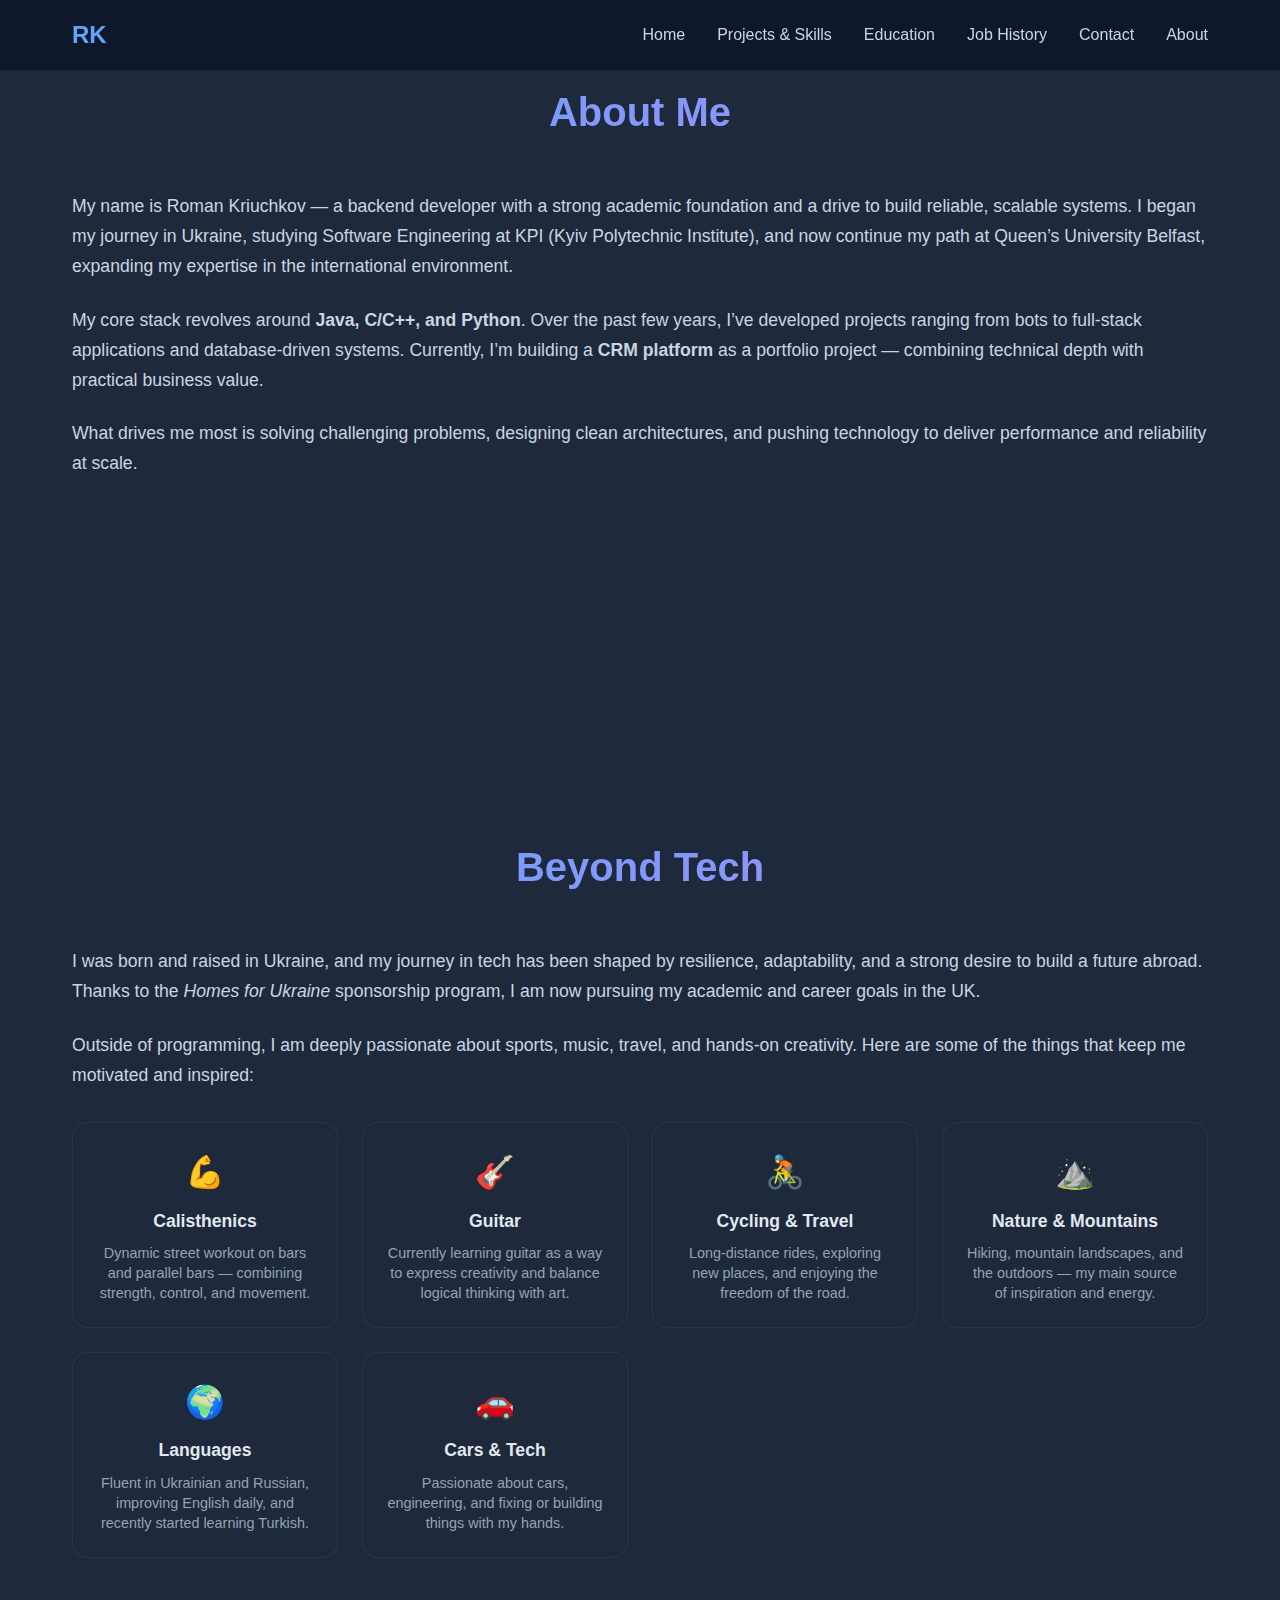
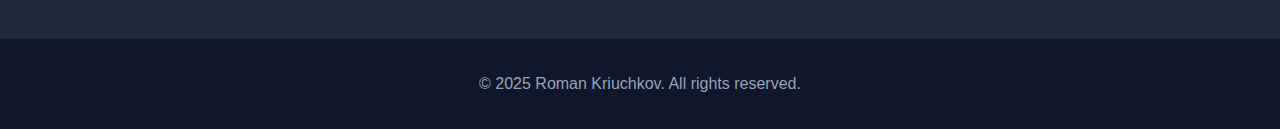
<file: about.html>
<!DOCTYPE html>
<html lang="en">
  <head>
    <title>About - Roman Kriuchkov</title>
    <meta charset="UTF-8" />
    <link rel="stylesheet" href="styles.css" />
    <script type="module" src="script.js"></script>
  </head>
  <body>
    <div id="header"></div>

    <main>
      <!-- About Section -->
        <section id="about" class="about">
            <div class="container">
                <h2 class="section-title">About Me</h2>
                <div class="about-content">
                <div class="about-text">
                    <p>
                    My name is Roman Kriuchkov — a backend developer with a strong academic foundation 
                    and a drive to build reliable, scalable systems. I began my journey in Ukraine, studying 
                    Software Engineering at KPI (Kyiv Polytechnic Institute), and now continue my path at 
                    Queen’s University Belfast, expanding my expertise in the international environment. 
                    </p>
                    <p>
                    My core stack revolves around <strong>Java, C/C++, and Python</strong>. Over the past few years, I’ve developed projects ranging 
                    from bots to full-stack applications and database-driven systems. Currently, I’m building a 
                    <strong>CRM platform</strong> as a portfolio project — combining technical depth with practical business value. 
                    </p>
                    <p>
                    What drives me most is solving challenging problems, designing clean architectures, and pushing 
                    technology to deliver performance and reliability at scale.
                    </p>
                    <div class="stats">
                    <div class="stat">
                        <span class="stat-number">10+</span>
                        <span class="stat-label">Projects Completed</span>
                    </div>
                    <div class="stat">
                        <span class="stat-number">2+</span>
                        <span class="stat-label">Years of Experience</span>
                    </div>
                    <div class="stat">
                        <span class="stat-number">8+</span>
                        <span class="stat-label">Core Technologies</span>
                    </div>
                    </div>
                </div>
                </div>
            </div>
        </section>

      <!-- Personal Section -->
    <section id="personal" class="about personal">
        <div class="container">
            <h2 class="section-title">Beyond Tech</h2>
            <div class="about-content">
            <div class="about-text">
                <p>
                I was born and raised in Ukraine, and my journey in tech has been shaped by 
                resilience, adaptability, and a strong desire to build a future abroad. 
                Thanks to the <em>Homes for Ukraine</em> sponsorship program, I am now pursuing 
                my academic and career goals in the UK. 
                </p>
                <p>
                Outside of programming, I am deeply passionate about sports, music, travel, 
                and hands-on creativity. Here are some of the things that keep me motivated 
                and inspired:
                </p>
            </div>
            </div>

            <!-- Hobbies Grid -->
            <div class="hobbies-grid">
            <div class="hobby">
                <span class="hobby-icon">💪</span>
                <h3>Calisthenics</h3>
                <p>Dynamic street workout on bars and parallel bars — combining strength, control, and movement.</p>
            </div>
            <div class="hobby">
                <span class="hobby-icon">🎸</span>
                <h3>Guitar</h3>
                <p>Currently learning guitar as a way to express creativity and balance logical thinking with art.</p>
            </div>
            <div class="hobby">
                <span class="hobby-icon">🚴</span>
                <h3>Cycling & Travel</h3>
                <p>Long-distance rides, exploring new places, and enjoying the freedom of the road.</p>
            </div>
            <div class="hobby">
                <span class="hobby-icon">⛰️</span>
                <h3>Nature & Mountains</h3>
                <p>Hiking, mountain landscapes, and the outdoors — my main source of inspiration and energy.</p>
            </div>
            <div class="hobby">
                <span class="hobby-icon">🌍</span>
                <h3>Languages</h3>
                <p>Fluent in Ukrainian and Russian, improving English daily, and recently started learning Turkish.</p>
            </div>
            <div class="hobby">
                <span class="hobby-icon">🚗</span>
                <h3>Cars & Tech</h3>
                <p>Passionate about cars, engineering, and fixing or building things with my hands.</p>
            </div>
            </div>
        </div>
    </section>

    </main>

    <div id="footer"></div>
  </body>
</html>
</file>
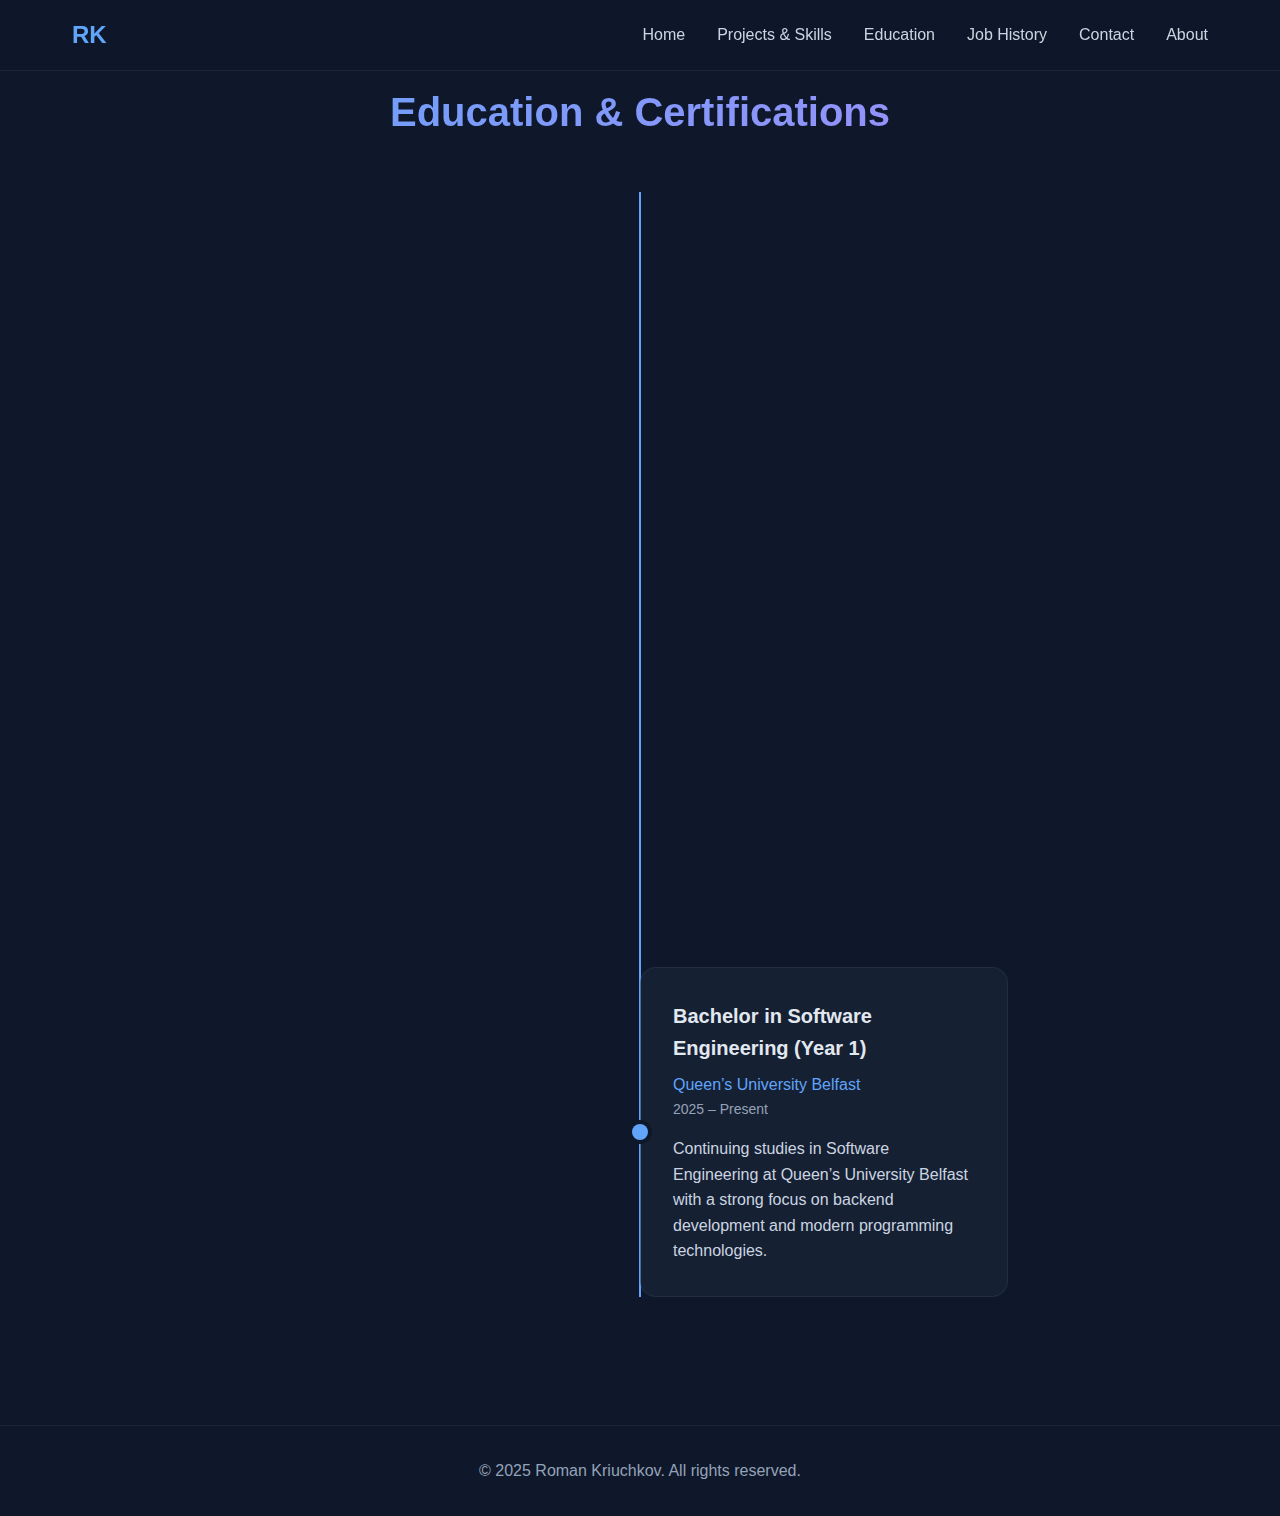
<file: education.html>
<!DOCTYPE html>
<html lang="en">
<head>
  <title>Education - Roman Kriuchkov</title>
  <meta charset="UTF-8" />
  <link rel="stylesheet" href="styles.css" />
  <script type="module" src="script.js" defer></script>
</head>
<body>
  <div id="header"></div>

  <main>
    <section id="education" class="education">
      <div class="container">
        <h2 class="section-title">Education & Certifications</h2>
        <div class="education-timeline">

          <div class="timeline-item">
            <div class="timeline-marker"></div>
            <div class="timeline-content">
              <h3>Bachelor in Software Engineering (Year 1)</h3>
              <a href="https://kpi.ua/en" class="social-link">National Technical University of Ukraine “Igor Sikorsky KPI”</a>
              <p class="date">2024 – 2025</p>
              <p class="description">
                Completed the first year of the Software Engineering program.  
                Focused on algorithms, Java, C/C++, computer networks, and systems fundamentals.
              </p>
            </div>
          </div>

          <div class="timeline-item">
            <div class="timeline-marker"></div>
            <div class="timeline-content">
              <h3>Digital Skills Academy</h3>
              <a href="https://www.belfastmet.ac.uk/digitalskills/" class="social-link">Belfast Met & FIT (sponsored by Bank of America)</a>
              <p class="date">2025</p>
              <p class="description">
                Industry-led training program focused on software development.  
                Completed a Python programming course, earned an SQL professional certification,  
                and gained hands-on experience in web development with HTML, CSS, and JavaScript.
              </p>
            </div>
          </div>

          <div class="timeline-item">
            <div class="timeline-marker"></div>
            <div class="timeline-content">
              <h3>Bachelor in Software Engineering (Year 1)</h3>
              <a href="https://www.qub.ac.uk/" class="social-link">Queen’s University Belfast</a>
              <p class="date">2025 – Present</p>
              <p class="description">
                Continuing studies in Software Engineering at Queen’s University Belfast  
                with a strong focus on backend development and modern programming technologies.
              </p>
            </div>
          </div>

        </div>
      </div>
    </section>
  </main>

  <div id="footer"></div>
</body>
</html>
</file>
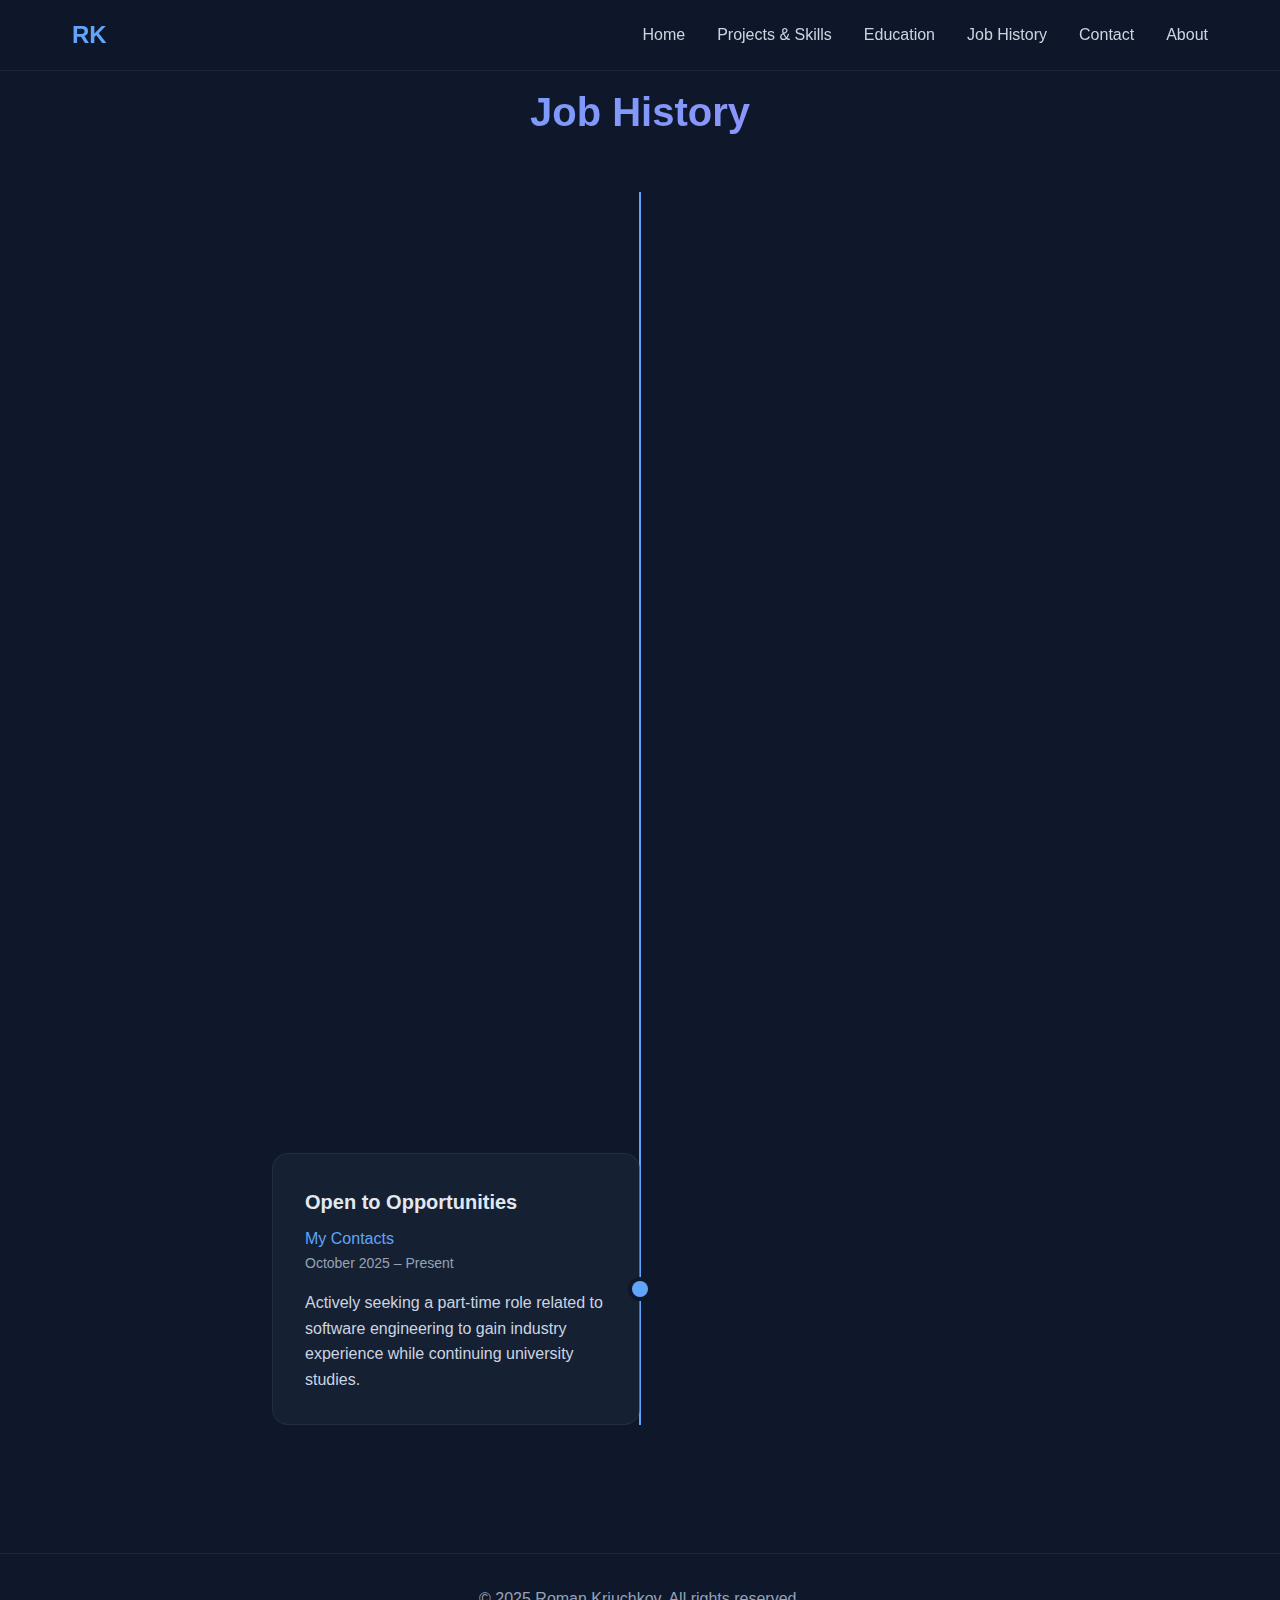
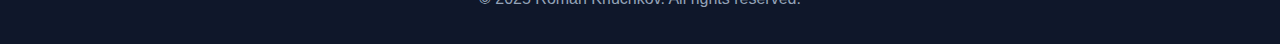
<file: work.html>
<!DOCTYPE html>
<html lang="en">
<head>
  <title>Education - Roman Kriuchkov</title>
  <meta charset="UTF-8" />
  <link rel="stylesheet" href="styles.css" />
  <script type="module" src="script.js" defer></script>
</head>
<body>
  <div id="header"></div>

  <main>
        <section id="job-history" class="education">
      <div class="container">
        <h2 class="section-title">Job History</h2>
        <div class="education-timeline">

          <div class="timeline-item">
            <div class="timeline-marker"></div>
            <div class="timeline-content">
              <h3>Curator</h3>
              <a href="https://student.ua/" class="social-link">Online School StudentUA</a>
              <p class="date">September 2024 – June 2025</p>
              <p class="description">
                Supervised students’ progress, provided guidance, and helped to keep fresh mind and mental health in good condition.
              </p>
            </div>
          </div>

          <div class="timeline-item">
            <div class="timeline-marker"></div>
            <div class="timeline-content">
              <h3>Mathematics Tutor</h3>
              <a href="https://student.ua/" class="social-link">Online School StudentUA</a>
              <p class="date">September 2024 – June 2025</p>
              <p class="description">
                Tutored high school students in mathematics, preparing them for the  
                Ukrainian National Multi-Subject Test (NMT) with personalized study plans.
              </p>
            </div>
          </div>

          <div class="timeline-item">
            <div class="timeline-marker"></div>
            <div class="timeline-content">
              <h3>Digital Skills Academy Trainee</h3>
              <a href="https://www.belfastmet.ac.uk/digitalskills/" class="social-link">Belfast Met & FIT (sponsored by Bank of America)</a>
              <p class="date">June 2025 – October 2025</p>
              <p class="description">
                Participated in an intensive industry-driven program sponsored by Bank of America,  
                focused on building practical programming and software development skills.
              </p>
            </div>
          </div>

          <div class="timeline-item">
            <div class="timeline-marker"></div>
            <div class="timeline-content">
              <h3>Open to Opportunities</h3>
              <a href="contact.html" class="social-link">My Contacts</a>
              <p class="date">October 2025 – Present</p>
              <p class="description">
                Actively seeking a part-time role related to software engineering  
                to gain industry experience while continuing university studies.
              </p>
            </div>
          </div>

        </div>
      </div>
    </section>
  </main>

  <div id="footer"></div>
</body>
</html>
</file>
<file: styles.css>
* {
  margin: 0;
  padding: 0;
  box-sizing: border-box;
}

html {
  scroll-behavior: smooth;
}

body {
  font-family: 'Inter', -apple-system, BlinkMacSystemFont, 'Segoe UI', Roboto, sans-serif;
  line-height: 1.6;
  color: #e2e8f0;
  background-color: #0f172a;
  overflow-x: hidden;
}

.container {
  max-width: 1200px;
  margin: 0 auto;
  padding: 0 2rem;
}

/* Navigation */
.navbar {
  position: fixed;
  top: 0;
  width: 100%;
  background: rgba(15, 23, 42, 0.95);
  backdrop-filter: blur(10px);
  border-bottom: 1px solid rgba(148, 163, 184, 0.1);
  z-index: 1000;
  transition: all 0.3s ease;
}

.nav-container {
  max-width: 1200px;
  margin: 0 auto;
  padding: 0 2rem;
  display: flex;
  justify-content: space-between;
  align-items: center;
  height: 70px;
}

.nav-logo .logo-text {
  font-size: 1.5rem;
  font-weight: 700;
  color: #60a5fa;
  text-decoration: none;
}

.nav-menu {
  display: flex;
  list-style: none;
  gap: 2rem;
}

.nav-link {
  color: #cbd5e1;
  text-decoration: none;
  font-weight: 500;
  transition: color 0.3s ease;
  position: relative;
}

.nav-link:hover,
.nav-link.active {
  color: #60a5fa;
}

.nav-link::after {
  content: '';
  position: absolute;
  bottom: -5px;
  left: 0;
  width: 0;
  height: 2px;
  background: #60a5fa;
  transition: width 0.3s ease;
}

.nav-link:hover::after,
.nav-link.active::after {
  width: 100%;
}

.hamburger {
  display: none;
  flex-direction: column;
  cursor: pointer;
}

.bar {
  width: 25px;
  height: 3px;
  background: #cbd5e1;
  margin: 3px 0;
  transition: 0.3s;
}

/* Hero Section */
.hero {
  min-height: 100vh;
  display: flex;
  align-items: center;
  padding: 120px 0 80px;
  background: linear-gradient(135deg, #0f172a 0%, #1e293b 100%);
  position: relative;
  overflow: hidden;
}

.hero::before {
  content: '';
  position: absolute;
  top: 0;
  left: 0;
  right: 0;
  bottom: 0;
  background: url('data:image/svg+xml,<svg xmlns="http://www.w3.org/2000/svg" viewBox="0 0 100 100"><defs><pattern id="grid" width="10" height="10" patternUnits="userSpaceOnUse"><path d="M 10 0 L 0 0 0 10" fill="none" stroke="%23334155" stroke-width="0.5" opacity="0.3"/></pattern></defs><rect width="100" height="100" fill="url(%23grid)"/></svg>');
  opacity: 0.1;
}

.hero-content {
  max-width: 1200px;
  margin: 0 auto;
  padding: 0 2rem;
  display: grid;
  grid-template-columns: 1fr 1fr;
  gap: 4rem;
  align-items: center;
  position: relative;
  z-index: 1;
}

.hero-title {
  font-size: 3.5rem;
  font-weight: 700;
  line-height: 1.1;
  margin-bottom: 1rem;
  background: linear-gradient(135deg, #60a5fa, #a78bfa);
  -webkit-background-clip: text;
  -webkit-text-fill-color: transparent;
  background-clip: text;
}

.highlight {
  color: #60a5fa;
}

.hero-subtitle {
  font-size: 1.5rem;
  color: #94a3b8;
  margin-bottom: 1.5rem;
  font-weight: 400;
}

.hero-description {
  font-size: 1.1rem;
  color: #cbd5e1;
  margin-bottom: 2.5rem;
  line-height: 1.7;
}

.hero-buttons {
  display: flex;
  gap: 1rem;
  flex-wrap: wrap;
}

.btn {
  display: inline-flex;
  align-items: center;
  padding: 0.875rem 2rem;
  border-radius: 0.5rem;
  text-decoration: none;
  font-weight: 600;
  transition: all 0.3s ease;
  border: none;
  cursor: pointer;
  font-size: 1rem;
}

.btn-primary {
  background: linear-gradient(135deg, #3b82f6, #1d4ed8);
  color: white;
  box-shadow: 0 4px 15px rgba(59, 130, 246, 0.3);
}

.btn-primary:hover {
  transform: translateY(-2px);
  box-shadow: 0 8px 25px rgba(59, 130, 246, 0.4);
}

.btn-secondary {
  background: transparent;
  color: #60a5fa;
  border: 2px solid #60a5fa;
}

.btn-secondary:hover {
  background: #60a5fa;
  color: #0f172a;
  transform: translateY(-2px);
}

.profile-card {
  background: rgba(30, 41, 59, 0.5);
  border: 1px solid rgba(148, 163, 184, 0.1);
  border-radius: 1rem;
  padding: 2rem;
  text-align: center;
  backdrop-filter: blur(10px);
  box-shadow: 0 20px 40px rgba(0, 0, 0, 0.3);
}

.profile-avatar {
  width: 200px;
  height: 200px;
  margin: 0 auto 1.5rem;
  border-radius: 50%;
  overflow: hidden;
  border: 4px solid #60a5fa;
  box-shadow: 0 10px 30px rgba(96, 165, 250, 0.3);
}

.profile-avatar img {
  width: 100%;
  height: 100%;
  object-fit: cover;
}

.status-indicator {
  display: flex;
  align-items: center;
  justify-content: center;
  gap: 0.5rem;
  color: #10b981;
  font-weight: 500;
}

.status-dot {
  width: 8px;
  height: 8px;
  background: #10b981;
  border-radius: 50%;
  animation: pulse 2s infinite;
}

@keyframes pulse {
  0%, 100% { opacity: 1; }
  50% { opacity: 0.5; }
}

/* Section Styles */
section {
  padding: 80px 0;
}

.section-title {
  font-size: 2.5rem;
  font-weight: 700;
  text-align: center;
  margin-bottom: 3rem;
  background: linear-gradient(135deg, #60a5fa, #a78bfa);
  -webkit-background-clip: text;
  -webkit-text-fill-color: transparent;
  background-clip: text;
}

/* About Section */
.about {
  background: #1e293b;
}

.about-text p {
  font-size: 1.1rem;
  margin-bottom: 1.5rem;
  color: #cbd5e1;
  line-height: 1.7;
}

.stats {
  display: grid;
  grid-template-columns: repeat(3, 1fr);
  gap: 2rem;
  margin-top: 3rem;
}

.stat {
  text-align: center;
  padding: 1.5rem;
  background: rgba(15, 23, 42, 0.5);
  border-radius: 0.5rem;
  border: 1px solid rgba(148, 163, 184, 0.1);
}

.stat-number {
  display: block;
  font-size: 2.5rem;
  font-weight: 700;
  color: #60a5fa;
  margin-bottom: 0.5rem;
}

.stat-label {
  color: #94a3b8;
  font-weight: 500;
}

/* Skills Section */
.skills-grid {
  display: grid;
  grid-template-columns: repeat(auto-fit, minmax(280px, 1fr));
  gap: 2rem;
}

.skill-category {
  background: rgba(30, 41, 59, 0.5);
  padding: 2rem;
  border-radius: 1rem;
  border: 1px solid rgba(148, 163, 184, 0.1);
}

.skill-category h3 {
  font-size: 1.25rem;
  font-weight: 600;
  margin-bottom: 1.5rem;
  color: #60a5fa;
}

.skill-items {
  display: flex;
  flex-wrap: wrap;
  gap: 0.75rem;
}

.skill-item {
  background: rgba(96, 165, 250, 0.1);
  color: #60a5fa;
  padding: 0.5rem 1rem;
  border-radius: 2rem;
  font-size: 0.875rem;
  font-weight: 500;
  border: 1px solid rgba(96, 165, 250, 0.2);
  transition: all 0.3s ease;
}

.skill-item:hover {
  background: rgba(96, 165, 250, 0.2);
  transform: translateY(-2px);
}

/* Projects Section */
.projects {
  background: #1e293b;
}
.completed-projects {
  background: #0f172a;
}

.projects-grid {
  display: grid;
  grid-template-columns: repeat(auto-fit, minmax(350px, 1fr));
  gap: 2rem;
}

.project-card {
  background: rgba(15, 23, 42, 0.5);
  border-radius: 1rem;
  overflow: hidden;
  border: 1px solid rgba(148, 163, 184, 0.1);
  transition: all 0.3s ease;
  position: relative;
  display: flex;
  flex-direction: column;
}

.project-card:hover {
  transform: translateY(-5px);
  box-shadow: 0 20px 40px rgba(0, 0, 0, 0.3);
}

.project-image {
  height: 200px;
  overflow: hidden;
}

.project-image img {
  width: 100%;
  height: 100%;
  object-fit: cover;
  transition: transform 0.3s ease;
}

.project-card:hover .project-image img {
  transform: scale(1.05);
}

.project-content {
  padding: 1.5rem;
  padding: 1.5rem;
  flex: 1;
  display: flex;
  flex-direction: column;
}

.project-content h3 {
  font-size: 1.25rem;
  font-weight: 600;
  margin-bottom: 0.75rem;
  color: #e2e8f0;
}

.project-content p {
  color: #94a3b8;
  margin-bottom: 1rem;
  line-height: 1.6;
}

.project-tech {
  display: flex;
  flex-wrap: wrap;
  gap: 0.5rem;
  margin-bottom: 0.5rem;
}

.tech-tag {
  background: rgba(167, 139, 250, 0.1);
  color: #a78bfa;
  padding: 0.25rem 0.75rem;
  border-radius: 1rem;
  font-size: 0.75rem;
  font-weight: 500;
  border: 1px solid rgba(167, 139, 250, 0.2);
}

.project-links {
  display: flex;
  gap: 1rem;
  display: flex;
  gap: 1rem;
  margin-top: auto;
}

.project-link {
  color: #60a5fa;
  text-decoration: none;
  font-weight: 500;
  transition: color 0.3s ease;
  margin-top: 1.0rem;
}

.project-link:hover {
  color: #93c5fd;
}

.progress-section {
  margin-top: auto;
}

.progress-container {
  background: rgba(148, 163, 184, 0.1);
  border-radius: 8px;
  overflow: hidden;
  height: 10px;
  margin-bottom: 0.5rem;
}

.progress-bar {
  height: 100%;
  background: #60a5fa;
  transition: width 0.4s ease;
}

.progress-info {
  display: flex;
  justify-content: space-between;
  align-items: center;
  font-size: 0.875rem;
  color: #94a3b8;
  min-height: 1.25rem;
}

/* Education Section */
.education-timeline {
  max-width: 800px;
  margin: 0 auto;
  position: relative;
}

.education-timeline::before {
  content: '';
  position: absolute;
  left: 50%;
  top: 0;
  bottom: 0;
  width: 2px;
  background: #60a5fa;
  transform: translateX(-50%);
}

.timeline-item {
  position: relative;
  margin-bottom: 3rem;
  display: flex;
  align-items: center;
}

.timeline-item:nth-child(odd) {
  flex-direction: row-reverse;
}

.timeline-marker {
  width: 16px;
  height: 16px;
  background: #60a5fa;
  border-radius: 50%;
  position: absolute;
  left: 50%;
  transform: translateX(-50%);
  z-index: 1;
  box-shadow: 0 0 0 4px #0f172a;
}

.timeline-content {
  background: rgba(30, 41, 59, 0.5);
  padding: 2rem;
  border-radius: 1rem;
  border: 1px solid rgba(148, 163, 184, 0.1);
  width: calc(50% - 2rem);
  margin: 0 2rem;
}

.timeline-content h3 {
  font-size: 1.25rem;
  font-weight: 600;
  margin-bottom: 0.5rem;
  color: #e2e8f0;
}

.institution {
  color: #60a5fa;
  font-weight: 500;
  margin-bottom: 0.25rem;
}

.date {
  color: #94a3b8;
  font-size: 0.875rem;
  margin-bottom: 1rem;
}

.description {
  color: #cbd5e1;
  line-height: 1.6;
}

/* Contact Section */
.contact {
  background: #1e293b;
}

.contact-content {
  display: grid;
  grid-template-columns: 1fr 1fr;
  gap: 4rem;
  align-items: start;
}

.contact-info h3 {
  font-size: 1.5rem;
  font-weight: 600;
  margin-bottom: 1rem;
  color: #e2e8f0;
}

.contact-info p {
  color: #cbd5e1;
  margin-bottom: 2rem;
  line-height: 1.7;
}

.contact-methods {
  margin-bottom: 2rem;
}

.contact-method {
  display: flex;
  align-items: center;
  gap: 1rem;
  margin-bottom: 1rem;
  color: #cbd5e1;
}

.contact-icon {
  font-size: 1.25rem;
}

.social-links {
  display: flex;
  gap: 1rem;
}

.social-link {
  color: #60a5fa;
  text-decoration: none;
  font-weight: 500;
  transition: color 0.3s ease;
}

.social-link:hover {
  color: #93c5fd;
}

.contact-form {
  background: rgba(15, 23, 42, 0.5);
  padding: 2rem;
  border-radius: 1rem;
  border: 1px solid rgba(148, 163, 184, 0.1);
}

.form-group {
  margin-bottom: 1.5rem;
}

.form-group label {
  display: block;
  margin-bottom: 0.5rem;
  color: #e2e8f0;
  font-weight: 500;
}

.form-group input,
.form-group textarea {
  width: 100%;
  padding: 0.875rem;
  background: rgba(30, 41, 59, 0.5);
  border: 1px solid rgba(148, 163, 184, 0.2);
  border-radius: 0.5rem;
  color: #e2e8f0;
  font-family: inherit;
  transition: border-color 0.3s ease;
}

.form-group input:focus,
.form-group textarea:focus {
  outline: none;
  border-color: #60a5fa;
  box-shadow: 0 0 0 3px rgba(96, 165, 250, 0.1);
}

.form-group textarea {
  resize: vertical;
  min-height: 120px;
}

/* Footer */
.footer {
  background: #0f172a;
  padding: 2rem 0;
  border-top: 1px solid rgba(148, 163, 184, 0.1);
  text-align: center;
  color: #94a3b8;
}

/* Responsive Design */
@media (max-width: 768px) {
  .hamburger {
    display: flex;
  }

  .nav-menu {
    position: fixed;
    left: -100%;
    top: 70px;
    flex-direction: column;
    background: rgba(15, 23, 42, 0.98);
    width: 100%;
    text-align: center;
    transition: 0.3s;
    padding: 2rem 0;
    backdrop-filter: blur(10px);
  }

  .nav-menu.active {
    left: 0;
  }

  .hero-content {
    grid-template-columns: 1fr;
    gap: 2rem;
    text-align: center;
  }

  .hero-title {
    font-size: 2.5rem;
  }

  .stats {
    grid-template-columns: 1fr;
  }

  .skills-grid {
    grid-template-columns: 1fr;
  }

  .projects-grid {
    grid-template-columns: 1fr;
  }

  .contact-content {
    grid-template-columns: 1fr;
    gap: 2rem;
  }

  .education-timeline::before {
    left: 2rem;
  }

  .timeline-item {
    flex-direction: row !important;
    padding-left: 4rem;
  }

  .timeline-marker {
    left: 2rem;
  }

  .timeline-content {
    width: 100%;
    margin: 0;
  }

  .container {
    padding: 0 1rem;
  }

  .hero-buttons {
    justify-content: center;
  }
}

@media (max-width: 480px) {
  .hero-title {
    font-size: 2rem;
  }

  .section-title {
    font-size: 2rem;
  }

  .btn {
    padding: 0.75rem 1.5rem;
    font-size: 0.875rem;
  }

  .profile-avatar {
    width: 150px;
    height: 150px;
  }

  .profile-card {
    padding: 1.5rem;
  }
}

/* Loading Animation */
.loading {
  display: inline-block;
  width: 20px;
  height: 20px;
  border: 3px solid rgba(96, 165, 250, 0.3);
  border-radius: 50%;
  border-top-color: #60a5fa;
  animation: spin 1s ease-in-out infinite;
}

@keyframes spin {
  to { transform: rotate(360deg); }
}

/* Smooth Animations */
.fade-in {
  opacity: 0;
  transform: translateY(30px);
  animation: fadeIn 0.6s ease forwards;
}

@keyframes fadeIn {
  to {
    opacity: 1;
    transform: translateY(0);
  }
}

/* Custom Scrollbar */
::-webkit-scrollbar {
  width: 8px;
}

::-webkit-scrollbar-track {
  background: #1e293b;
}

::-webkit-scrollbar-thumb {
  background: #60a5fa;
  border-radius: 4px;
}

::-webkit-scrollbar-thumb:hover {
  background: #93c5fd;
}

.progress-container {
  background: rgba(148, 163, 184, 0.2);
  border-radius: 0.5rem;
  height: 12px;
  width: 100%;
  margin: 1rem 0;
  overflow: hidden;
}

.progress-bar {
  background: linear-gradient(135deg, #3b82f6, #1d4ed8);
  height: 100%;
  border-radius: 0.5rem;
  transition: width 0.6s ease;
}

.release-date {
  font-size: 0.875rem;
  color: #94a3b8;
  margin-bottom: 1rem;
  font-style: italic;
}

.skill-items {
  display: flex;
  flex-wrap: wrap;
  gap: 1rem;
}

.skill-item {
  display: flex;
  align-items: center;
  gap: 0.5rem;
  background: rgba(96, 165, 250, 0.1);
  padding: 0.5rem 1rem;
  border-radius: 2rem;
  font-size: 0.875rem;
  font-weight: 500;
  color: #60a5fa;
  text-decoration: none;
  transition: all 0.3s ease;
  border: 1px solid rgba(96, 165, 250, 0.2);
}

.skill-item img {
  width: 24px;
  height: 24px;
  filter: none;
  transition: transform 0.3s ease, filter 0.3s ease;
}

.skill-item:hover {
  background: rgba(96, 165, 250, 0.2);
  transform: translateY(-2px);
  border-color: #60a5fa;
}

.skill-item:hover img {
  transform: scale(1.2);
  filter: drop-shadow(0 0 4px #60a5fa);
}

.hobbies-grid {
  display: grid;
  grid-template-columns: repeat(auto-fit, minmax(220px, 1fr));
  gap: 1.5rem;
  margin-top: 2rem;
}

.hobby {
  background: rgba(30, 41, 59, 0.5);
  border: 1px solid rgba(148, 163, 184, 0.1);
  border-radius: 1rem;
  padding: 1.5rem;
  text-align: center;
  transition: transform 0.3s ease, border-color 0.3s ease;
}

.hobby:hover {
  transform: translateY(-5px);
  border-color: #60a5fa;
}

.hobby-icon {
  font-size: 2rem;
  display: block;
  margin-bottom: 0.5rem;
}

.hobby h3 {
  font-size: 1.1rem;
  color: #e2e8f0;
  margin-bottom: 0.5rem;
}

.hobby p {
  font-size: 0.9rem;
  color: #94a3b8;
  line-height: 1.4;
}
</file>
